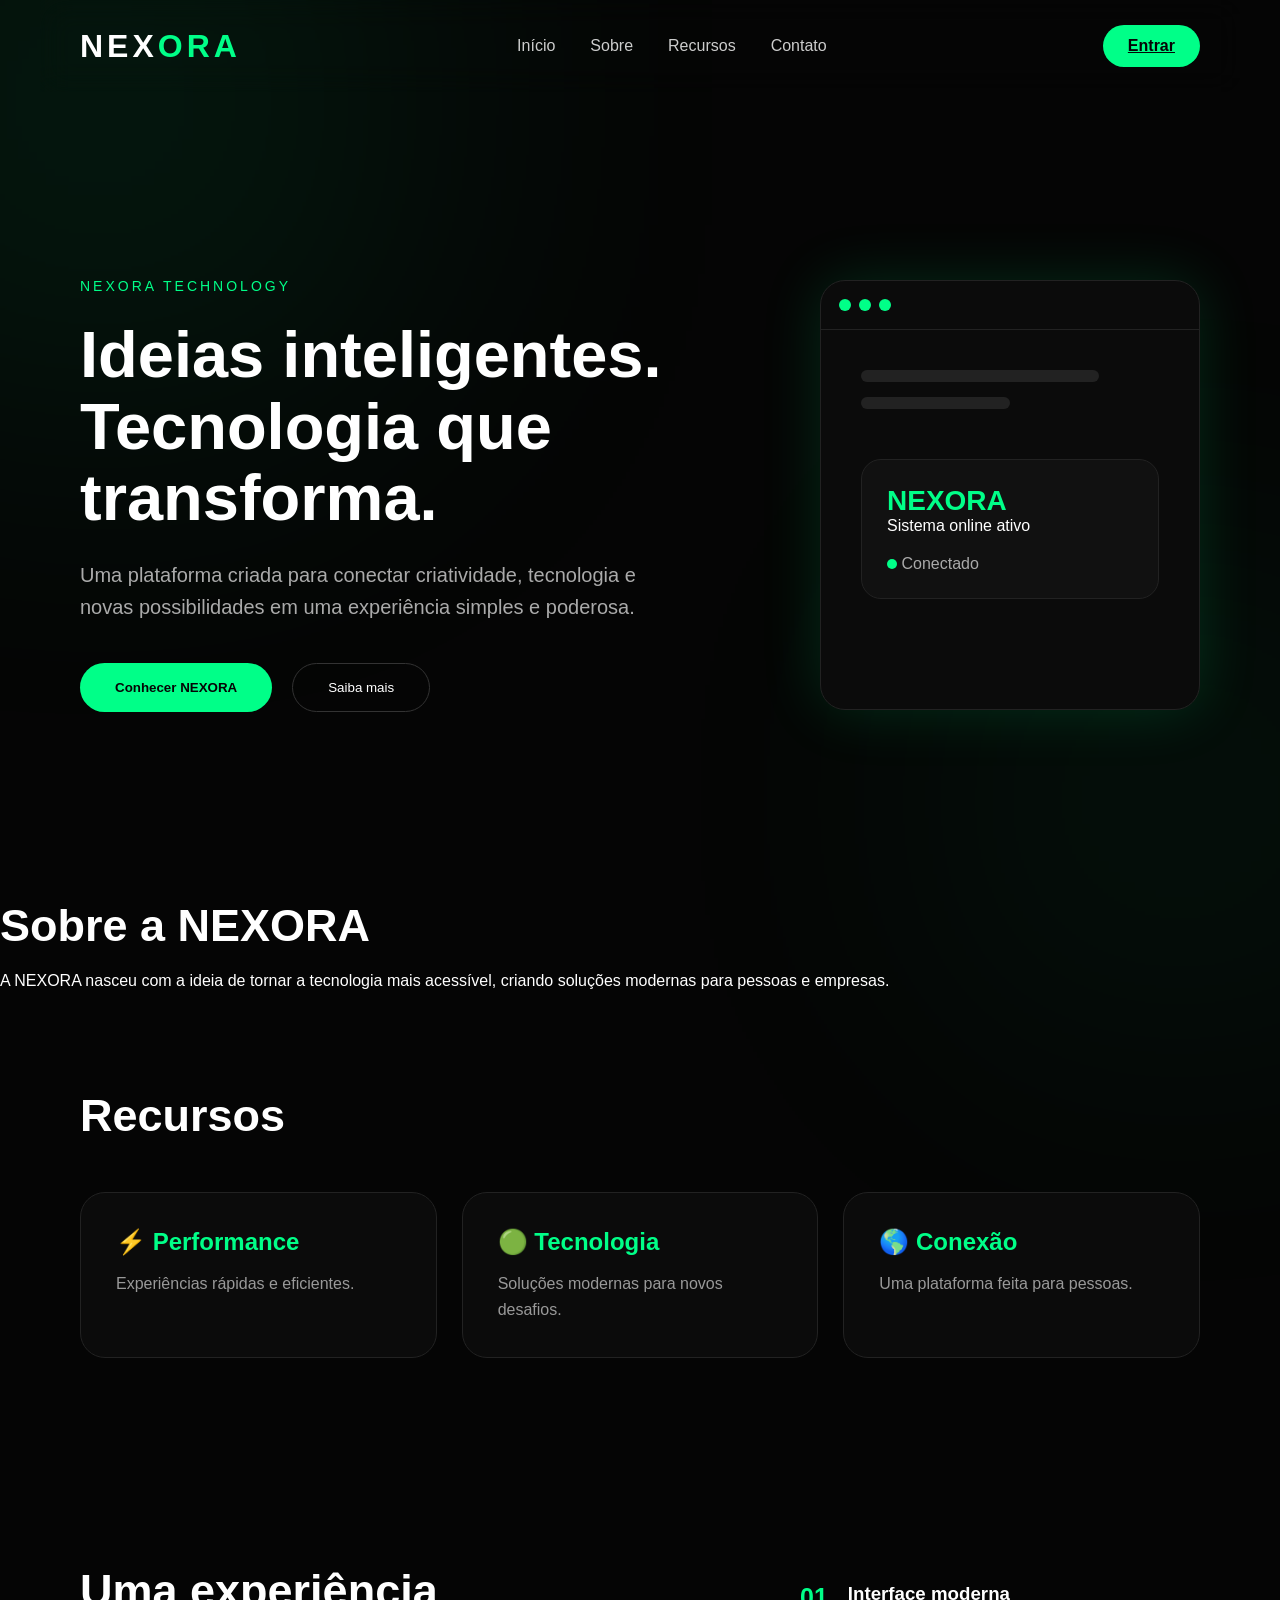
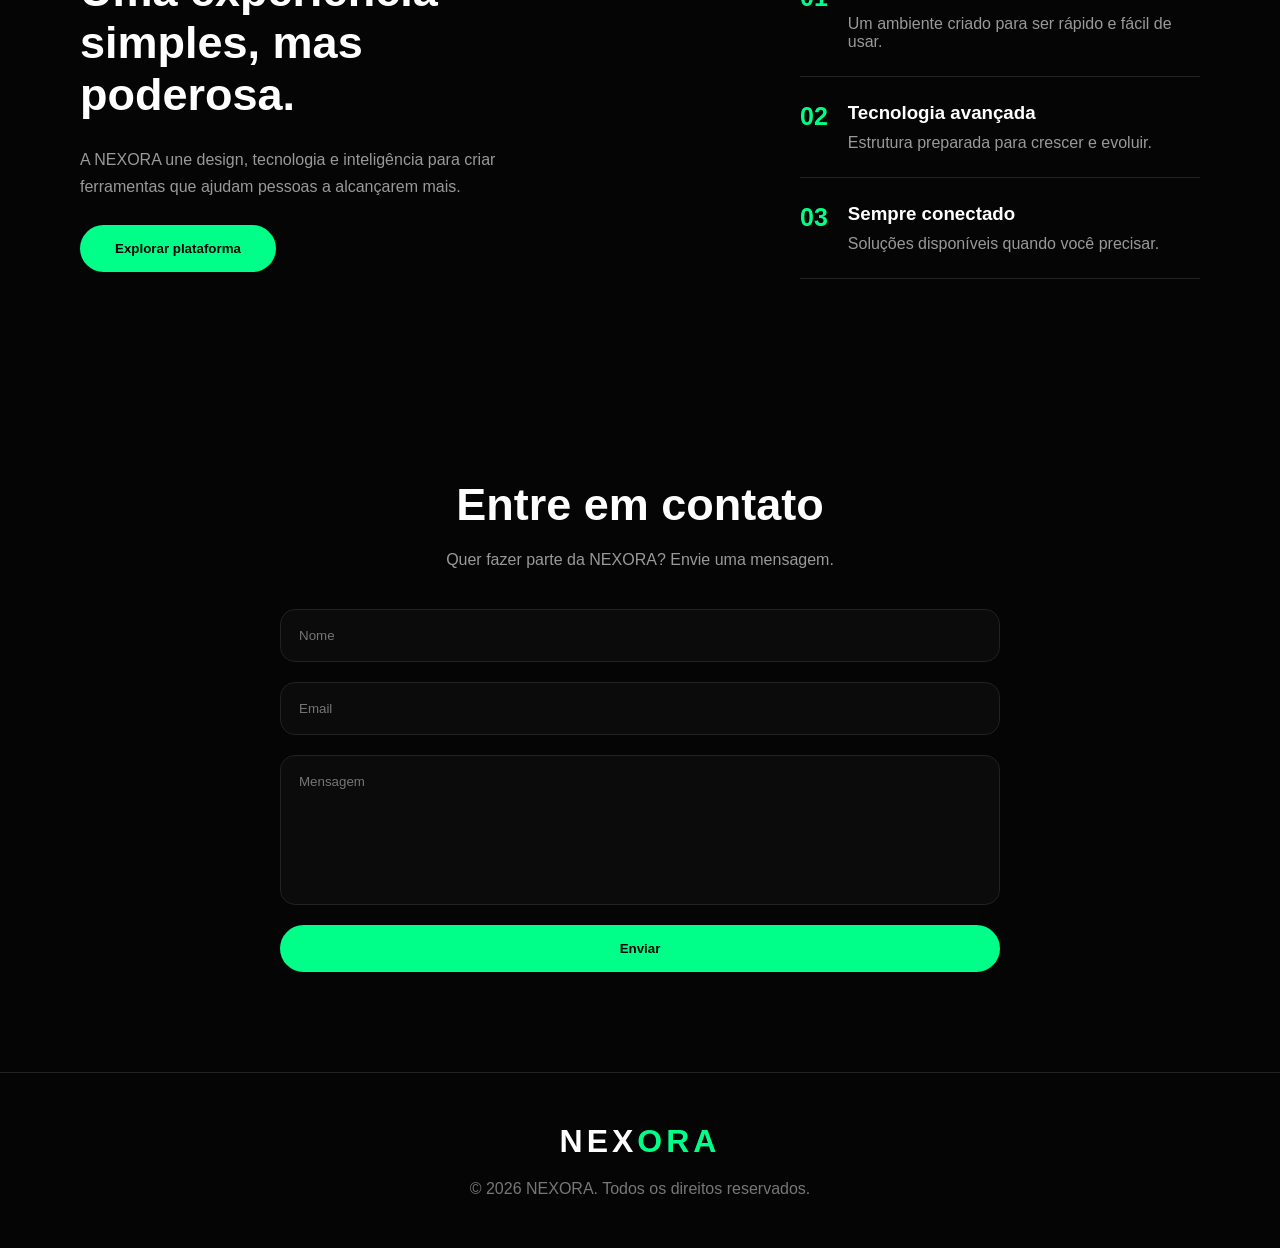
<file: index.html>
<!DOCTYPE html>
<html lang="pt-BR">

<head>

<meta charset="UTF-8">
<meta name="viewport" content="width=device-width, initial-scale=1.0">

<title>NEXORA | Tecnologia que conecta ideias</title>

<link rel="stylesheet" href="style.css">

</head>


<body>


<header>

<nav class="navbar">

<div class="logo">
NEX<span>ORA</span>
</div>


<div class="menu">

<a href="#inicio">Início</a>
<a href="#sobre">Sobre</a>
<a href="#recursos">Recursos</a>
<a href="#contato">Contato</a>

</div>


<a href="login.html" class="menu-btn">
Entrar
</a>


</nav>

</header>



<main>


<section class="hero" id="inicio">


<div class="hero-content">


<p class="tag">
NEXORA TECHNOLOGY
</p>


<h1>
Ideias inteligentes.
<br>
Tecnologia que transforma.
</h1>


<p class="description">

Uma plataforma criada para conectar
criatividade, tecnologia e novas possibilidades
em uma experiência simples e poderosa.

</p>


<div class="actions">

<button class="primary">
Conhecer NEXORA
</button>


<button class="secondary">
Saiba mais
</button>

</div>


</div>



<div class="screen">


<div class="screen-top">

<span></span>
<span></span>
<span></span>

</div>


<div class="screen-content">


<div class="line"></div>

<div class="line small"></div>


<div class="panel">

<h3>
NEXORA
</h3>

<p>
Sistema online ativo
</p>


<div class="status">

<span></span>
Conectado

</div>


</div>


</div>


</div>


</section>





<section class="about" id="sobre">


<h2>
Sobre a NEXORA
</h2>


<p>

A NEXORA nasceu com a ideia de tornar
a tecnologia mais acessível, criando soluções
modernas para pessoas e empresas.

</p>


</section>





<section class="resources" id="recursos">


<h2>
Recursos
</h2>



<div class="cards">


<div class="card">

<h3>
⚡ Performance
</h3>

<p>
Experiências rápidas e eficientes.
</p>

</div>



<div class="card">

<h3>
🟢 Tecnologia
</h3>

<p>
Soluções modernas para novos desafios.
</p>

</div>



<div class="card">

<h3>
🌎 Conexão
</h3>

<p>
Uma plataforma feita para pessoas.
</p>

</div>


</div>


</section><section class="experience">

<div class="experience-box">

<div class="experience-text">

<h2>
Uma experiência simples,
mas poderosa.
</h2>

<p>
A NEXORA une design, tecnologia e inteligência
para criar ferramentas que ajudam pessoas a
alcançarem mais.
</p>


<button class="primary">
Explorar plataforma
</button>


</div>


<div class="features-list">


<div class="feature-item">

<span>
01
</span>

<div>

<h3>
Interface moderna
</h3>

<p>
Um ambiente criado para ser rápido
e fácil de usar.
</p>

</div>

</div>



<div class="feature-item">

<span>
02
</span>

<div>

<h3>
Tecnologia avançada
</h3>

<p>
Estrutura preparada para crescer
e evoluir.
</p>

</div>

</div>



<div class="feature-item">

<span>
03
</span>

<div>

<h3>
Sempre conectado
</h3>

<p>
Soluções disponíveis quando você precisar.
</p>

</div>

</div>


</div>


</div>

</section>





<section class="contact" id="contato">


<h2>
Entre em contato
</h2>


<p>
Quer fazer parte da NEXORA?
Envie uma mensagem.
</p>



<form>


<input 
type="text" 
placeholder="Nome">


<input 
type="email" 
placeholder="Email">


<textarea 
placeholder="Mensagem">
</textarea>


<button class="primary">
Enviar
</button>


</form>


</section>



</main>





<footer>


<div class="logo">
NEX<span>ORA</span>
</div>


<p>
© 2026 NEXORA. Todos os direitos reservados.
</p>


</footer>




<script src="script.js"></script>


</body>

</html>
</file>
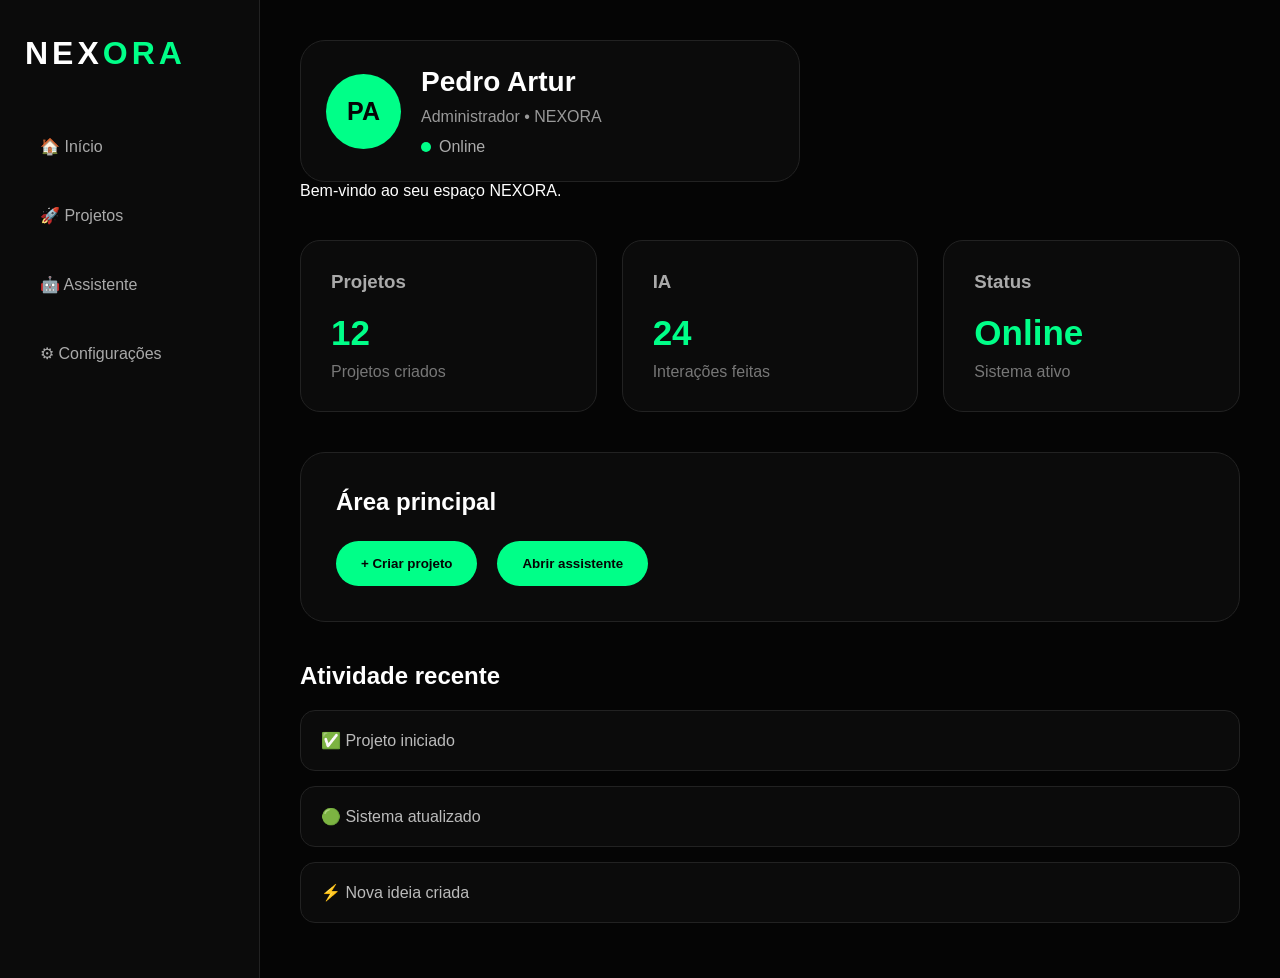
<file: dashboard.html>
<!DOCTYPE html>
<html lang="pt-BR">

<head>

<meta charset="UTF-8">
<meta name="viewport" content="width=device-width, initial-scale=1.0">

<title>NEXORA Dashboard</title>

<link rel="stylesheet" href="dashboard.css">

</head>


<body>


<aside class="sidebar">

<div class="logo">
NEX<span>ORA</span>
</div>


<nav>

<a href="#">
🏠 Início
</a>

<a href="#">
🚀 Projetos
</a>

<a href="#">
🤖 Assistente
</a>

<a href="#">
⚙ Configurações
</a>

</nav>


</aside>




<main>


<header class="top">

<div class="profile-card">

<div class="avatar">
PA
</div>

<div class="profile-info">

<h1>Pedro Artur</h1>

<p>Administrador • NEXORA</p>

<div class="status">

<span class="online"></span>

Online

</div>

</div>

</div>

</header>


<p>
Bem-vindo ao seu espaço NEXORA.
</p>

</header>




<section class="cards">


<div class="card">

<h3>
Projetos
</h3>

<strong>
12
</strong>

<p>
Projetos criados
</p>

</div>



<div class="card">

<h3>
IA
</h3>

<strong>
24
</strong>

<p>
Interações feitas
</p>

</div>



<div class="card">

<h3>
Status
</h3>

<strong>
Online
</strong>

<p>
Sistema ativo
</p>

</div>


</section>





<section class="workspace">


<h2>
Área principal
</h2>


<div class="actions">


<button>
+ Criar projeto
</button>


<button>
Abrir assistente
</button>


</div>



</section>





<section class="activity">


<h2>
Atividade recente
</h2>


<div class="item">
✅ Projeto iniciado
</div>


<div class="item">
🟢 Sistema atualizado
</div>


<div class="item">
⚡ Nova ideia criada
</div>


</section>



</main>



</body>

</html>
</file>
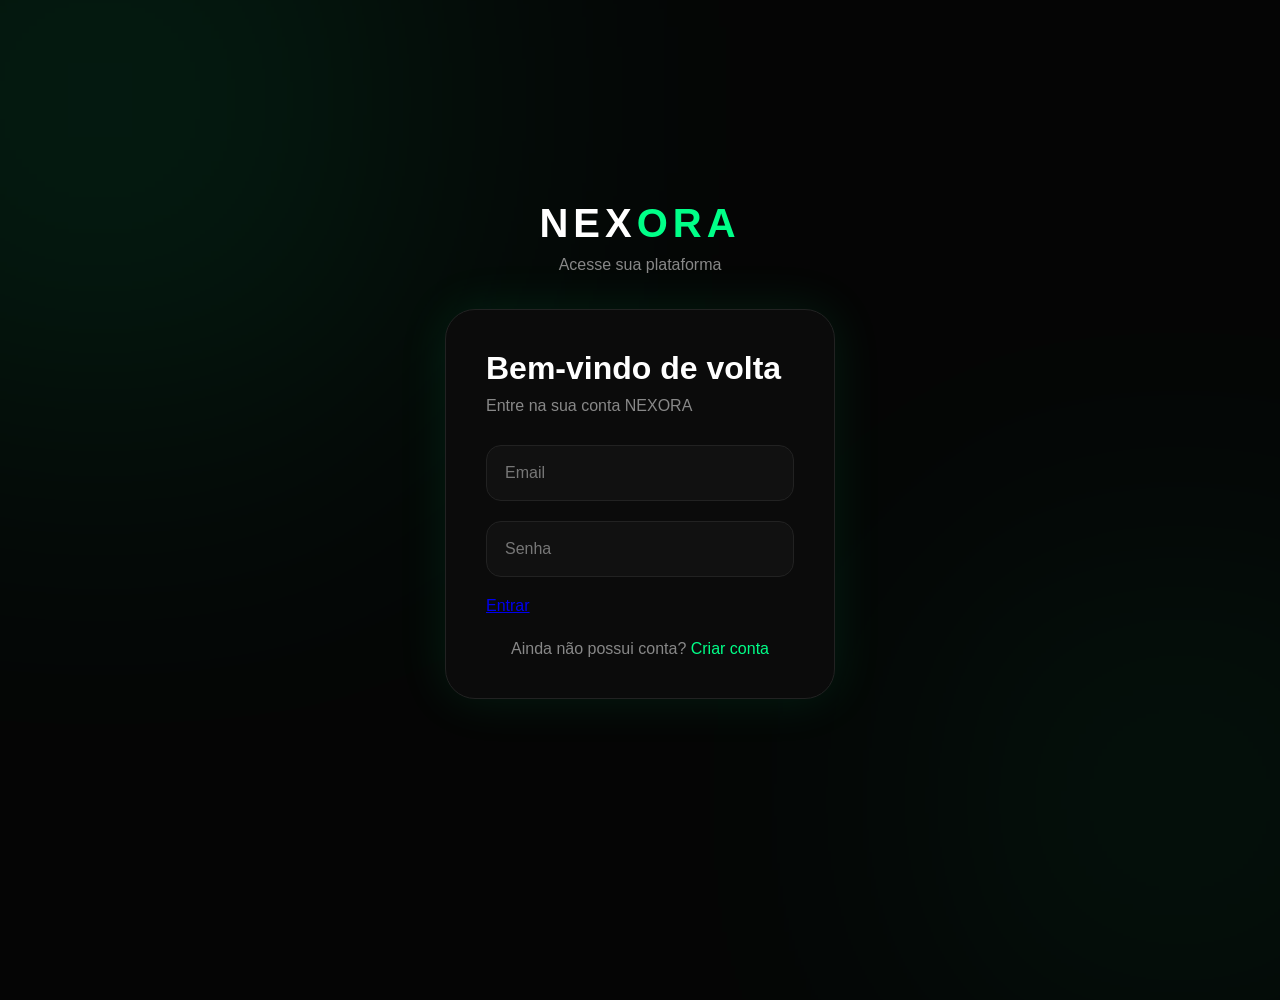
<file: login.html>
<!DOCTYPE html>
<html lang="pt-BR">

<head>

<meta charset="UTF-8">
<meta name="viewport" content="width=device-width, initial-scale=1.0">

<title>NEXORA Login</title>

<link rel="stylesheet" href="login.css">

</head>


<body>


<div class="login-container">


<div class="brand">

<div class="logo">
NEX<span>ORA</span>
</div>

<p>
Acesse sua plataforma
</p>

</div>




<div class="login-box">


<h1>
Bem-vindo de volta
</h1>


<p>
Entre na sua conta NEXORA
</p>



<form>


<input 
type="email"
placeholder="Email">


<input
type="password"
placeholder="Senha">



<a href="dashboard.html" class="login-button">
Entrar
</a>


</form>



<div class="register">

Ainda não possui conta?

<a href="#">
Criar conta
</a>

</div>



</div>


</div>



</body>

</html>
</file>
<file: style.css>
* {
    margin: 0;
    padding: 0;
    box-sizing: border-box;
    font-family: Arial, Helvetica, sans-serif;
}


html {
    scroll-behavior: smooth;
}


body {

    background: #050505;
    color: white;
    overflow-x: hidden;

}


/* BRILHO VERDE NO FUNDO */

body::before {

    content:"";

    position:fixed;

    width:500px;

    height:500px;

    background:#00ff88;

    opacity:.12;

    filter:blur(180px);

    top:-150px;

    left:-150px;

    z-index:-1;

}



body::after {

    content:"";

    position:fixed;

    width:400px;

    height:400px;

    background:#00ff88;

    opacity:.08;

    filter:blur(160px);

    bottom:-100px;

    right:-100px;

    z-index:-1;

}



/* NAVBAR */


header {

    position:fixed;

    top:0;

    width:100%;

    z-index:20;

}



.navbar {

    max-width:1200px;

    margin:auto;

    padding:25px 40px;

    display:flex;

    align-items:center;

    justify-content:space-between;

    backdrop-filter:blur(15px);

}



.logo {

    font-size:32px;

    font-weight:900;

    letter-spacing:4px;

}


.logo span {

    color:#00ff88;

}



.menu {

    display:flex;

    gap:35px;

}



.menu a {

    text-decoration:none;

    color:white;

    opacity:.8;

    transition:.3s;

}



.menu a:hover {

    color:#00ff88;

}



.menu-btn {

    background:#00ff88;

    color:#050505;

    border:none;

    padding:12px 25px;

    border-radius:30px;

    font-weight:bold;

}





/* HERO */


.hero {

    min-height:100vh;

    max-width:1200px;

    margin:auto;

    padding:150px 40px 60px;

    display:flex;

    align-items:center;

    justify-content:space-between;

    gap:50px;

}



.hero-content {

    max-width:600px;

}



.tag {

    color:#00ff88;

    font-size:14px;

    letter-spacing:3px;

    margin-bottom:25px;

}



.hero h1 {

    font-size:65px;

    line-height:1.1;

}



.description {

    margin-top:25px;

    color:#aaa;

    font-size:20px;

    line-height:1.6;

}



.actions {

    display:flex;

    gap:20px;

    margin-top:40px;

}



.primary {

    padding:16px 35px;

    border:none;

    border-radius:30px;

    background:#00ff88;

    color:#050505;

    font-weight:bold;

    cursor:pointer;

}



.secondary {

    padding:16px 35px;

    border-radius:30px;

    background:transparent;

    color:white;

    border:1px solid #333;

}



/* TELA */


.screen {

    width:380px;

    height:430px;

    background:#0b0b0b;

    border:1px solid #222;

    border-radius:25px;

    box-shadow:0 0 60px rgba(0,255,136,.15);

}



.screen-top {

    padding:18px;

    display:flex;

    gap:8px;

    border-bottom:1px solid #222;

}



.screen-top span {

    width:12px;

    height:12px;

    border-radius:50%;

    background:#00ff88;

}



.screen-content {

    padding:40px;

}



.line {

    height:12px;

    width:80%;

    background:#222;

    border-radius:20px;

    margin-bottom:15px;

}



.line.small {

    width:50%;

}



.panel {

    margin-top:50px;

    padding:25px;

    border-radius:20px;

    background:#111;

    border:1px solid #222;

}



.panel h3 {

    color:#00ff88;

    font-size:28px;

}



.status {

    margin-top:20px;

    color:#aaa;

}



.status span {

    display:inline-block;

    width:10px;

    height:10px;

    background:#00ff88;

    border-radius:50%;

}/* RECURSOS */

.resources {

    max-width:1200px;

    margin:auto;

    padding:100px 40px;

}


.resources h2,
.about h2,
.contact h2 {

    font-size:45px;

    margin-bottom:20px;

}



.cards {

    display:grid;

    grid-template-columns:repeat(3,1fr);

    gap:25px;

    margin-top:50px;

}



.card {

    padding:35px;

    background:#0b0b0b;

    border:1px solid #222;

    border-radius:25px;

    transition:.4s;

}



.card:hover {

    transform:translateY(-8px);

    border-color:#00ff88;

    box-shadow:0 0 30px rgba(0,255,136,.15);

}



.card h3 {

    color:#00ff88;

    margin-bottom:15px;

    font-size:24px;

}



.card p {

    color:#999;

    line-height:1.6;

}



/* EXPERIÊNCIA */


.experience {

    max-width:1200px;

    margin:auto;

    padding:100px 40px;

}



.experience-box {

    display:flex;

    justify-content:space-between;

    align-items:center;

    gap:50px;

}



.experience-text {

    max-width:500px;

}



.experience-text h2 {

    font-size:45px;

}



.experience-text p {

    margin:25px 0;

    color:#999;

    line-height:1.7;

}



.features-list {

    width:400px;

}



.feature-item {

    display:flex;

    gap:20px;

    padding:25px 0;

    border-bottom:1px solid #222;

}



.feature-item span {

    color:#00ff88;

    font-size:25px;

    font-weight:bold;

}



.feature-item h3 {

    margin-bottom:10px;

}



.feature-item p {

    color:#999;

}



/* CONTATO */


.contact {

    max-width:800px;

    margin:auto;

    padding:100px 40px;

    text-align:center;

}



.contact p {

    color:#999;

    margin-bottom:40px;

}



form {

    display:flex;

    flex-direction:column;

    gap:20px;

}



input,
textarea {

    padding:18px;

    background:#0b0b0b;

    border:1px solid #222;

    border-radius:15px;

    color:white;

    outline:none;

}



textarea {

    height:150px;

    resize:none;

}



input:focus,
textarea:focus {

    border-color:#00ff88;

}



/* FOOTER */


footer {

    padding:50px 40px;

    text-align:center;

    border-top:1px solid #222;

}



footer p {

    margin-top:20px;

    color:#777;

}



/* ANIMAÇÕES */


.hero-content,
.screen,
.card,
.experience-box {

    animation:entrada 1s ease;

}



@keyframes entrada {

    from {

        opacity:0;

        transform:translateY(30px);

    }


    to {

        opacity:1;

        transform:translateY(0);

    }

}



/* CELULAR */


@media(max-width:900px){


.menu {

    display:none;

}


.hero {

    flex-direction:column;

    text-align:center;

}


.hero h1 {

    font-size:45px;

}



.actions {

    justify-content:center;

    flex-direction:column;

}



.screen {

    width:320px;

    height:380px;

}



.cards {

    grid-template-columns:1fr;

}



.experience-box {

    flex-direction:column;

}



.features-list {

    width:100%;

}



.resources h2,
.about h2,
.contact h2 {

    font-size:35px;

}


}
</file>
<file: dashboard.css>
* {
    margin:0;
    padding:0;
    box-sizing:border-box;
    font-family:Arial, Helvetica, sans-serif;
}


body {

    background:#050505;
    color:white;
    display:flex;
    min-height:100vh;

}



/* MENU LATERAL */


.sidebar {

    width:260px;
    background:#0b0b0b;
    border-right:1px solid #222;
    padding:35px 25px;

}



.logo {

    font-size:32px;
    font-weight:900;
    letter-spacing:4px;
    margin-bottom:50px;

}


.logo span {

    color:#00ff88;

}



nav {

    display:flex;
    flex-direction:column;
    gap:20px;

}



nav a {

    color:#aaa;
    text-decoration:none;
    padding:15px;
    border-radius:12px;
    transition:.3s;

}



nav a:hover {

    background:#111;
    color:#00ff88;

}





/* CONTEÚDO */


main {

    flex:1;
    padding:40px;

}



.top h1 {

    font-size:40px;

}



.top p {

    color:#999;
    margin-top:10px;

}





/* CARDS */


.cards {

    display:grid;
    grid-template-columns:repeat(3,1fr);
    gap:25px;
    margin-top:40px;

}



.card {

    background:#0b0b0b;
    border:1px solid #222;
    border-radius:20px;
    padding:30px;
    transition:.3s;

}



.card:hover {

    border-color:#00ff88;
    transform:translateY(-5px);

}



.card h3 {

    color:#aaa;
    margin-bottom:20px;

}



.card strong {

    font-size:35px;
    color:#00ff88;

}



.card p {

    margin-top:10px;
    color:#777;

}





/* ÁREA PRINCIPAL */


.workspace {

    margin-top:40px;
    padding:35px;

    background:#0b0b0b;
    border-radius:25px;
    border:1px solid #222;

}



.workspace h2 {

    margin-bottom:25px;

}



.actions {

    display:flex;
    gap:20px;

}



.actions button {

    padding:15px 25px;
    border:none;
    border-radius:30px;

    background:#00ff88;
    color:#050505;

    font-weight:bold;
    cursor:pointer;

}





/* ATIVIDADE */


.activity {

    margin-top:40px;

}



.activity h2 {

    margin-bottom:20px;

}



.item {

    background:#0b0b0b;
    border:1px solid #222;
    padding:20px;
    border-radius:15px;
    margin-bottom:15px;

    color:#bbb;

}




/* CELULAR */


@media(max-width:900px){


body {

    flex-direction:column;

}


.sidebar {

    width:100%;

}



.cards {

    grid-template-columns:1fr;

}



main {

    padding:25px;

}



.actions {

    flex-direction:column;

}


}/* PERFIL DO USUÁRIO */

.profile-card {

    display:flex;

    align-items:center;

    gap:20px;

    background:#0b0b0b;

    border:1px solid #222;

    border-radius:25px;

    padding:25px;

    max-width:500px;

}



.avatar {

    width:75px;

    height:75px;

    border-radius:50%;

    display:flex;

    align-items:center;

    justify-content:center;

    background:#00ff88;

    color:#050505;

    font-size:25px;

    font-weight:bold;

}



.profile-info h1 {

    font-size:28px;

    margin-bottom:8px;

}



.profile-info p {

    color:#999;

    margin-bottom:12px;

}



.status {

    display:flex;

    align-items:center;

    gap:8px;

    color:#aaa;

}



.online {

    width:10px;

    height:10px;

    border-radius:50%;

    background:#00ff88;

    display:inline-block;

}
</file>
<file: login.css>
* {

    margin:0;
    padding:0;
    box-sizing:border-box;
    font-family:Arial, Helvetica, sans-serif;

}


body {

    min-height:100vh;

    background:#050505;

    color:white;

    display:flex;

    align-items:center;

    justify-content:center;

    overflow:hidden;

}



/* BRILHO DE FUNDO */


body::before {

    content:"";

    position:absolute;

    width:500px;

    height:500px;

    background:#00ff88;

    opacity:.15;

    filter:blur(180px);

    top:-150px;

    left:-150px;

}



body::after {

    content:"";

    position:absolute;

    width:400px;

    height:400px;

    background:#00ff88;

    opacity:.08;

    filter:blur(150px);

    bottom:-100px;

    right:-100px;

}




.login-container {

    width:100%;

    max-width:450px;

    padding:30px;

    position:relative;

    z-index:1;

}




.brand {

    text-align:center;

    margin-bottom:35px;

}



.logo {

    font-size:40px;

    font-weight:900;

    letter-spacing:5px;

}



.logo span {

    color:#00ff88;

}



.brand p {

    color:#888;

    margin-top:10px;

}





.login-box {

    background:#0b0b0b;

    border:1px solid #222;

    border-radius:30px;

    padding:40px;

    box-shadow:0 0 50px rgba(0,255,136,.1);

}



.login-box h1 {

    font-size:32px;

    margin-bottom:10px;

}



.login-box > p {

    color:#888;

    margin-bottom:30px;

}





form {

    display:flex;

    flex-direction:column;

    gap:20px;

}



input {

    width:100%;

    padding:18px;

    background:#111;

    border:1px solid #222;

    border-radius:15px;

    color:white;

    outline:none;

    font-size:16px;

}



input:focus {

    border-color:#00ff88;

}



input::placeholder {

    color:#777;

}





button {

    padding:18px;

    border:none;

    border-radius:30px;

    background:#00ff88;

    color:#050505;

    font-weight:bold;

    font-size:16px;

    cursor:pointer;

    transition:.3s;

}



button:hover {

    transform:scale(1.05);

    box-shadow:0 0 25px rgba(0,255,136,.4);

}





.register {

    margin-top:25px;

    text-align:center;

    color:#888;

}



.register a {

    color:#00ff88;

    text-decoration:none;

}



@media(max-width:500px){


.login-box {

    padding:30px;

}



.login-box h1 {

    font-size:26px;

}


}
</file>
